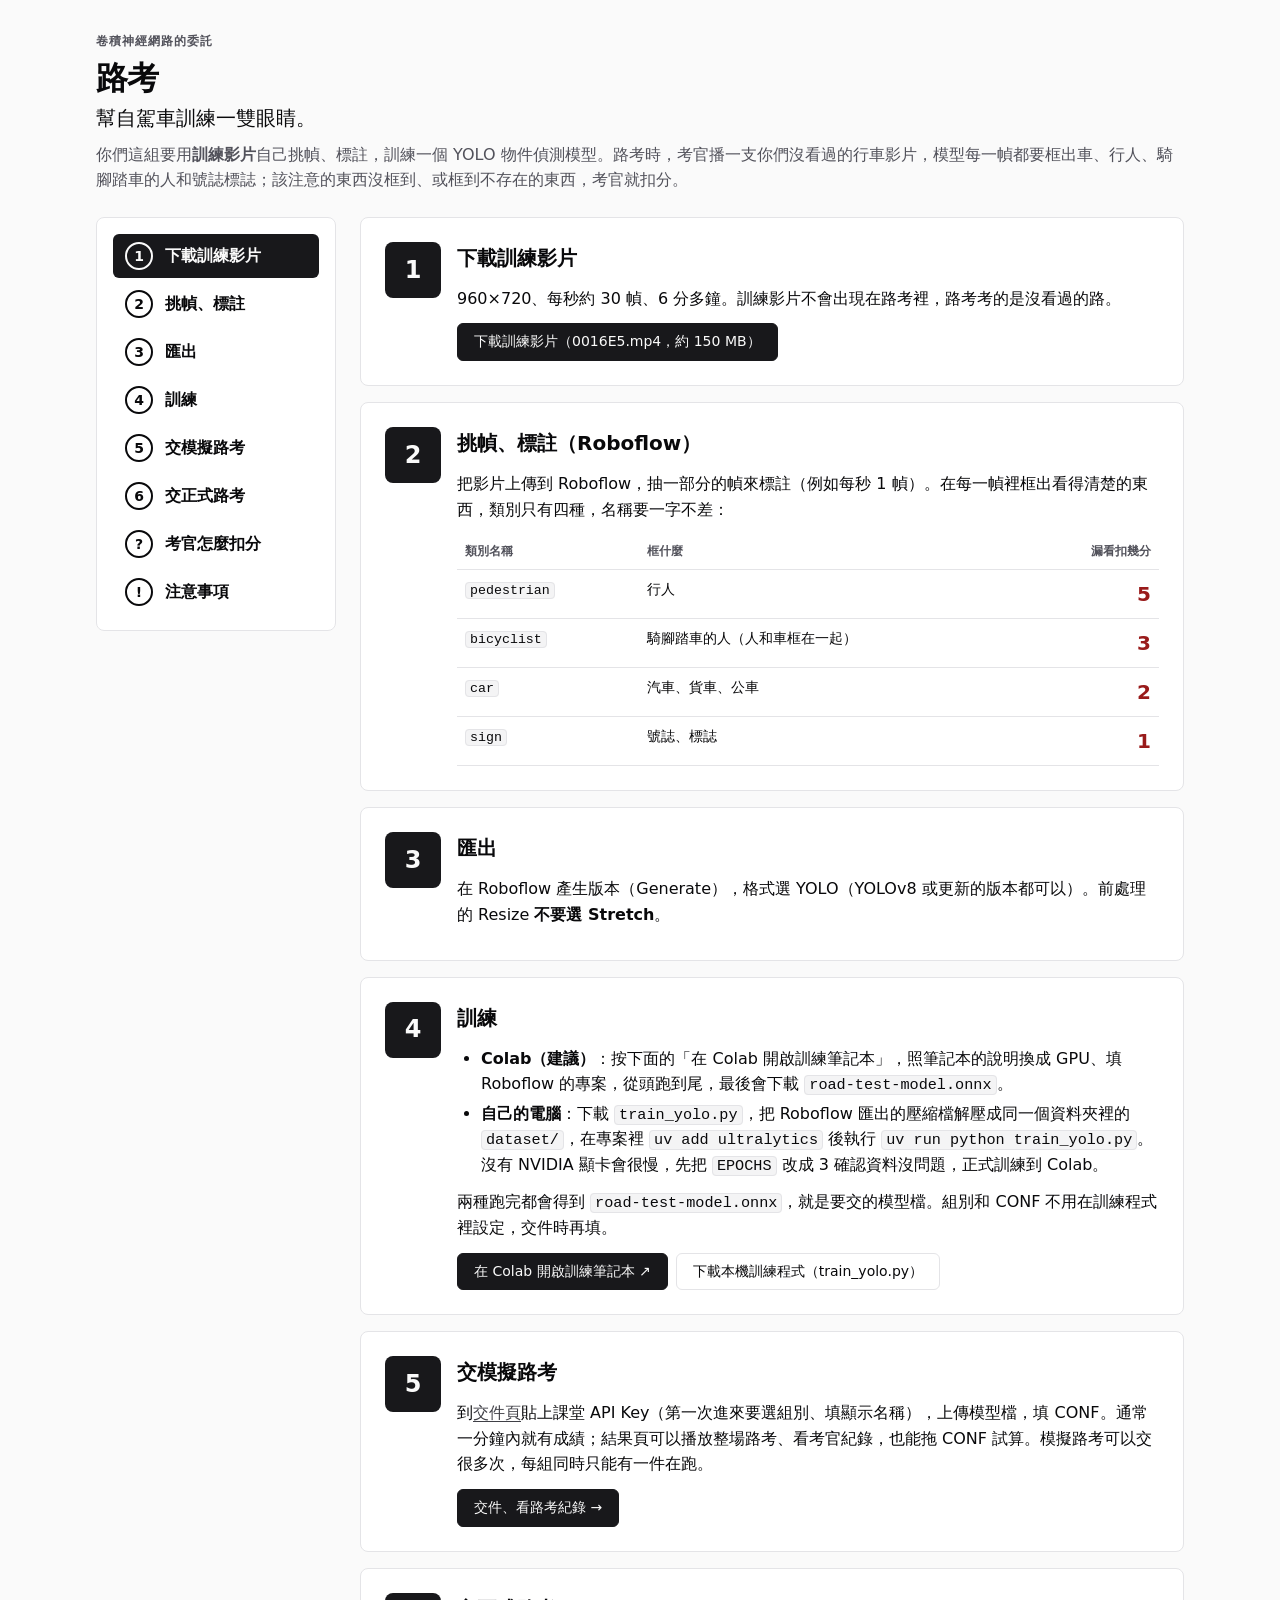
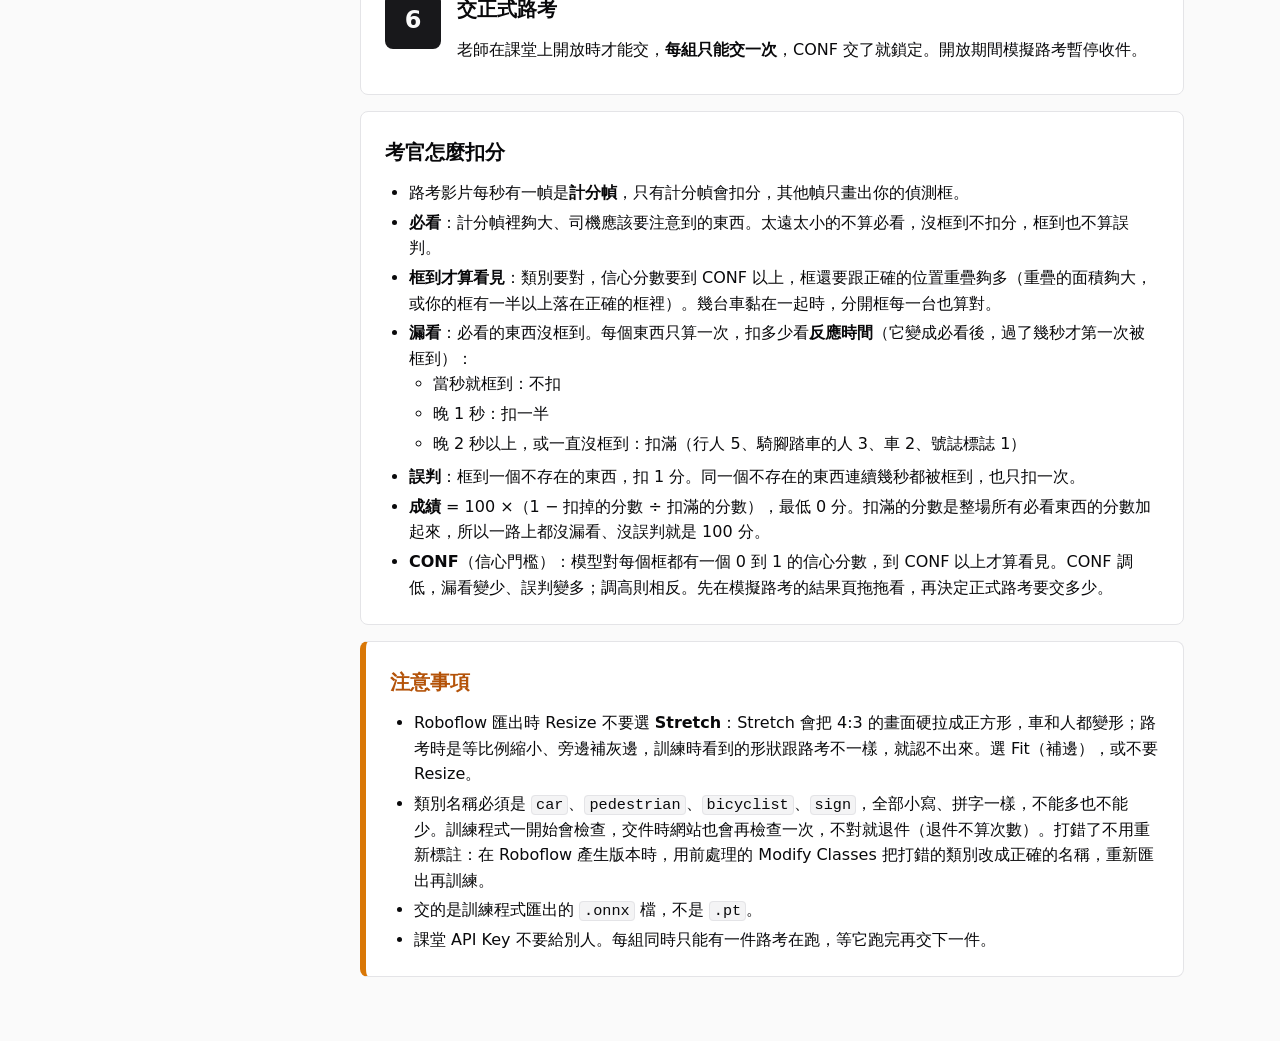
<file: src/road_test/web/static/index.html>
<!doctype html>
<html lang="zh-Hant-TW">
<head>
  <meta charset="utf-8">
  <meta name="viewport" content="width=device-width, initial-scale=1">
  <title>路考網站</title>
  <link rel="stylesheet" href="style.css">
</head>
<body class="steps-page">
<main class="brief">
  <header class="page-head">
    <p class="eyebrow">卷積神經網路的委託</p>
    <h1>路考</h1>
    <p class="lead">幫自駕車訓練一雙眼睛。</p>
    <p class="muted">你們這組要用<strong>訓練影片</strong>自己挑幀、標註，訓練一個 YOLO 物件偵測模型。路考時，考官播一支你們沒看過的行車影片，模型每一幀都要框出車、行人、騎腳踏車的人和號誌標誌；該注意的東西沒框到、或框到不存在的東西，考官就扣分。</p>
  </header>

  <div class="steps-layout">
    <nav class="card step-nav" aria-label="步驟">
      <ol>
        <li><a href="#step-1"><span class="step-num" aria-hidden="true">1</span><span class="sr-only">第 1 步：</span>下載訓練影片</a></li>
        <li><a href="#step-2"><span class="step-num" aria-hidden="true">2</span><span class="sr-only">第 2 步：</span>挑幀、標註</a></li>
        <li><a href="#step-3"><span class="step-num" aria-hidden="true">3</span><span class="sr-only">第 3 步：</span>匯出</a></li>
        <li><a href="#step-4"><span class="step-num" aria-hidden="true">4</span><span class="sr-only">第 4 步：</span>訓練</a></li>
        <li><a href="#step-5"><span class="step-num" aria-hidden="true">5</span><span class="sr-only">第 5 步：</span>交模擬路考</a></li>
        <li><a href="#step-6"><span class="step-num" aria-hidden="true">6</span><span class="sr-only">第 6 步：</span>交正式路考</a></li>
        <li><a href="#scoring"><span class="step-num" aria-hidden="true">?</span>考官怎麼扣分</a></li>
        <li><a href="#notes"><span class="step-num" aria-hidden="true">!</span>注意事項</a></li>
      </ol>
    </nav>

    <div class="step-column">
      <section class="card step" id="step-1">
        <div class="step-num" aria-hidden="true">1</div>
        <div class="step-body">
          <h2>下載訓練影片</h2>
          <p>960×720、每秒約 30 幀、6 分多鐘。訓練影片不會出現在路考裡，路考考的是沒看過的路。</p>
          <div class="step-actions">
            <a class="button" href="/downloads/0016E5.mp4" download>下載訓練影片（0016E5.mp4，約 150 MB）</a>
          </div>
        </div>
      </section>

      <section class="card step" id="step-2">
        <div class="step-num" aria-hidden="true">2</div>
        <div class="step-body">
          <h2>挑幀、標註（Roboflow）</h2>
          <p>把影片上傳到 Roboflow，抽一部分的幀來標註（例如每秒 1 幀）。在每一幀裡框出看得清楚的東西，類別只有四種，名稱要一字不差：</p>
          <div class="table-wrap">
            <table class="classes">
              <thead><tr><th>類別名稱</th><th>框什麼</th><th class="num">漏看扣幾分</th></tr></thead>
              <tbody>
                <tr><td><code>pedestrian</code></td><td>行人</td><td class="num">5</td></tr>
                <tr><td><code>bicyclist</code></td><td>騎腳踏車的人（人和車框在一起）</td><td class="num">3</td></tr>
                <tr><td><code>car</code></td><td>汽車、貨車、公車</td><td class="num">2</td></tr>
                <tr><td><code>sign</code></td><td>號誌、標誌</td><td class="num">1</td></tr>
              </tbody>
            </table>
          </div>
        </div>
      </section>

      <section class="card step" id="step-3">
        <div class="step-num" aria-hidden="true">3</div>
        <div class="step-body">
          <h2>匯出</h2>
          <p>在 Roboflow 產生版本（Generate），格式選 YOLO（YOLOv8 或更新的版本都可以）。前處理的 Resize <strong>不要選 Stretch</strong>。</p>
        </div>
      </section>

      <section class="card step" id="step-4">
        <div class="step-num" aria-hidden="true">4</div>
        <div class="step-body">
          <h2>訓練</h2>
          <ul>
            <li><strong>Colab（建議）</strong>：按下面的「在 Colab 開啟訓練筆記本」，照筆記本的說明換成 GPU、填 Roboflow 的專案，從頭跑到尾，最後會下載 <code>road-test-model.onnx</code>。</li>
            <li><strong>自己的電腦</strong>：下載 <code>train_yolo.py</code>，把 Roboflow 匯出的壓縮檔解壓成同一個資料夾裡的 <code>dataset/</code>，在專案裡 <code>uv add ultralytics</code> 後執行 <code>uv run python train_yolo.py</code>。沒有 NVIDIA 顯卡會很慢，先把 <code>EPOCHS</code> 改成 3 確認資料沒問題，正式訓練到 Colab。</li>
          </ul>
          <p>兩種跑完都會得到 <code>road-test-model.onnx</code>，就是要交的模型檔。組別和 CONF 不用在訓練程式裡設定，交件時再填。</p>
          <div class="step-actions">
            <a class="button" href="https://colab.research.google.com/github/mz038197/road-test/blob/main/student/train_yolo_colab.ipynb" target="_blank" rel="noopener">在 Colab 開啟訓練筆記本 ↗</a>
            <a class="button secondary" href="/downloads/train_yolo.py" download>下載本機訓練程式（train_yolo.py）</a>
          </div>
        </div>
      </section>

      <section class="card step" id="step-5">
        <div class="step-num" aria-hidden="true">5</div>
        <div class="step-body">
          <h2>交模擬路考</h2>
          <p>到<a href="submit.html">交件頁</a>貼上課堂 API Key（第一次進來要選組別、填顯示名稱），上傳模型檔，填 CONF。通常一分鐘內就有成績；結果頁可以播放整場路考、看考官紀錄，也能拖 CONF 試算。模擬路考可以交很多次，每組同時只能有一件在跑。</p>
          <div class="step-actions">
            <a class="button" href="submit.html">交件、看路考紀錄 →</a>
          </div>
        </div>
      </section>

      <section class="card step" id="step-6">
        <div class="step-num" aria-hidden="true">6</div>
        <div class="step-body">
          <h2>交正式路考</h2>
          <p>老師在課堂上開放時才能交，<strong>每組只能交一次</strong>，CONF 交了就鎖定。開放期間模擬路考暫停收件。</p>
        </div>
      </section>

      <section class="card" id="scoring">
        <h2>考官怎麼扣分</h2>
        <ul>
          <li>路考影片每秒有一幀是<strong>計分幀</strong>，只有計分幀會扣分，其他幀只畫出你的偵測框。</li>
          <li><strong>必看</strong>：計分幀裡夠大、司機應該要注意到的東西。太遠太小的不算必看，沒框到不扣分，框到也不算誤判。</li>
          <li><strong>框到才算看見</strong>：類別要對，信心分數要到 CONF 以上，框還要跟正確的位置重疊夠多（重疊的面積夠大，或你的框有一半以上落在正確的框裡）。幾台車黏在一起時，分開框每一台也算對。</li>
          <li><strong>漏看</strong>：必看的東西沒框到。每個東西只算一次，扣多少看<strong>反應時間</strong>（它變成必看後，過了幾秒才第一次被框到）：
            <ul>
              <li>當秒就框到：不扣</li>
              <li>晚 1 秒：扣一半</li>
              <li>晚 2 秒以上，或一直沒框到：扣滿（行人 5、騎腳踏車的人 3、車 2、號誌標誌 1）</li>
            </ul>
          </li>
          <li><strong>誤判</strong>：框到一個不存在的東西，扣 1 分。同一個不存在的東西連續幾秒都被框到，也只扣一次。</li>
          <li><strong>成績</strong> = 100 ×（1 − 扣掉的分數 ÷ 扣滿的分數），最低 0 分。扣滿的分數是整場所有必看東西的分數加起來，所以一路上都沒漏看、沒誤判就是 100 分。</li>
          <li><strong>CONF</strong>（信心門檻）：模型對每個框都有一個 0 到 1 的信心分數，到 CONF 以上才算看見。CONF 調低，漏看變少、誤判變多；調高則相反。先在模擬路考的結果頁拖拖看，再決定正式路考要交多少。</li>
        </ul>
      </section>

      <section class="card warn" id="notes">
        <h2>注意事項</h2>
        <ul>
          <li>Roboflow 匯出時 Resize 不要選 <strong>Stretch</strong>：Stretch 會把 4:3 的畫面硬拉成正方形，車和人都變形；路考時是等比例縮小、旁邊補灰邊，訓練時看到的形狀跟路考不一樣，就認不出來。選 Fit（補邊），或不要 Resize。</li>
          <li>類別名稱必須是 <code>car</code>、<code>pedestrian</code>、<code>bicyclist</code>、<code>sign</code>，全部小寫、拼字一樣，不能多也不能少。訓練程式一開始會檢查，交件時網站也會再檢查一次，不對就退件（退件不算次數）。打錯了不用重新標註：在 Roboflow 產生版本時，用前處理的 Modify Classes 把打錯的類別改成正確的名稱，重新匯出再訓練。</li>
          <li>交的是訓練程式匯出的 <code>.onnx</code> 檔，不是 <code>.pt</code>。</li>
          <li>課堂 API Key 不要給別人。每組同時只能有一件路考在跑，等它跑完再交下一件。</li>
        </ul>
      </section>
    </div>
  </div>
</main>
<script src="step-nav.js"></script>
</body>
</html>
</file>
<file: src/road_test/web/static/style.css>
/* 路考網站的樣式：跟 club-booking-board 同一套視覺（zinc 中性色、1px 線、小圓角、黑色主按鈕、系統字）。
   顏色、字、間距、尺寸都只用下面的變數。*-ink 是為了文字對比（≥ 4.5:1）加深的版本；--fs-48 給成績大字。
   字型用系統字，不載入外部字型（CSP）。 */
:root {
  /* 會換的顏色：淺色、深色的值各寫一次在這裡，下面的 @supports 再組成 light-dark(淺色, 深色) */
  --primary-light: #18181B;       --primary-dark: #FAFAFA;
  --surface-light: #FAFAFA;       --surface-dark: #09090B;
  --text-light: #09090B;          --text-dark: #FAFAFA;
  --tile-light: #FFFFFF;          --tile-dark: #18181B;
  --hover-light: #F4F4F5;         --hover-dark: #27272A;
  --line-light: #E4E4E7;          --line-dark: #3F3F46;
  --muted-light: #52525B;         --muted-dark: #A1A1AA;
  --on-primary-light: #FAFAFA;    --on-primary-dark: #18181B;
  --secondary-ink-light: #3F3F46; --secondary-ink-dark: #D4D4D8;
  --danger-ink-light: #991B1B;    --danger-ink-dark: #FCA5A5;
  --warning-ink-light: #B45309;   --warning-ink-dark: #FBBF24;
  --success-ink-light: #15803D;   --success-ink-dark: #4ADE80;
  /* 頁面上用的顏色。先放淺色：不支援 light-dark() 的舊瀏覽器（Chrome 123、Safari 17.5、Firefox 120 以前）就停在淺色版 */
  --primary: var(--primary-light); --surface: var(--surface-light); --text: var(--text-light);
  --tile: var(--tile-light); --hover: var(--hover-light); --line: var(--line-light); --muted: var(--muted-light); --on-primary: var(--on-primary-light);
  --secondary-ink: var(--secondary-ink-light); --danger-ink: var(--danger-ink-light);
  --warning-ink: var(--warning-ink-light); --success-ink: var(--success-ink-light);
  /* 不會換的顏色 */
  --secondary: #A1A1AA; --success: #16A34A; --warning: #D97706; --danger: #DC2626;
  --on-warning: #111827; --on-danger: #FFFFFF;
  --stage: #000000;  /* 影片底色，淺色深色都一樣 */
  /* 字 */
  --font: ui-sans-serif, system-ui, -apple-system, "Noto Sans TC", "Microsoft JhengHei", "PingFang TC", sans-serif;
  --mono: ui-monospace, Consolas, "Courier New", monospace;
  --fs-12: 12px; --fs-14: 14px; --fs-16: 16px; --fs-20: 20px; --fs-24: 24px; --fs-32: 32px; --fs-48: 48px;
  --code-size: .95em;  /* 程式碼跟著外面的字大小，稍微小一點 */
  /* 間距、圓角、線 */
  --s-4: 4px; --s-8: 8px; --s-12: 12px; --s-16: 16px; --s-24: 24px; --s-32: 32px;
  --page-end: 64px;  /* 頁尾多留的一段（兩個 32） */
  --radius: 8px; --radius-sm: 6px; --radius-xs: 4px; --pill: 999px;
  --rule: 1px; --rule-strong: 2px; --rule-accent: 6px;
  --focus-ring: 2px; --focus-offset: 2px; --underline-offset: 3px;
  --progress-height: 10px; --check-offset: 6px;  /* 勾選框往下移，跟第一行字對齊 */
  /* 元件尺寸 */
  --nav-width: 240px; --step-num: 56px; --step-num-sm: 40px; --nav-num: 28px; --nav-num-sm: 24px; --check: 18px;
  --page: 760px; --page-steps: 1120px; --page-admin: 1000px; --page-wide: 1320px;
  --panel-width: 320px; --controls-room: 140px;  /* 播放器：右邊紀錄欄的寬、影片下面要留給控制列的高 */
  --slider-min: 240px; --slider-max: 480px; --seek-min: 160px;
  /* 斷點（@media 裡不能用變數，寫死在下面）：步驟版面 860px、播放器 900px */
}
/* 支援 light-dark() 的瀏覽器：淺色、深色跟著系統，會換的顏色跟著 color-scheme 換；全螢幕播放器自己設成 dark。
   color-scheme 也只在這裡設：舊瀏覽器的頁面停在淺色，表單元件和捲軸也要停在淺色 */
@supports (color: light-dark(#000, #fff)) {
  :root {
    color-scheme: light dark;
    --primary: light-dark(var(--primary-light), var(--primary-dark));
    --surface: light-dark(var(--surface-light), var(--surface-dark));
    --text: light-dark(var(--text-light), var(--text-dark));
    --tile: light-dark(var(--tile-light), var(--tile-dark));
    --hover: light-dark(var(--hover-light), var(--hover-dark));
    --line: light-dark(var(--line-light), var(--line-dark));
    --muted: light-dark(var(--muted-light), var(--muted-dark));
    --on-primary: light-dark(var(--on-primary-light), var(--on-primary-dark));
    --secondary-ink: light-dark(var(--secondary-ink-light), var(--secondary-ink-dark));
    --danger-ink: light-dark(var(--danger-ink-light), var(--danger-ink-dark));
    --warning-ink: light-dark(var(--warning-ink-light), var(--warning-ink-dark));
    --success-ink: light-dark(var(--success-ink-light), var(--success-ink-dark));
  }
}

/* ---- 基本 ---- */
* { box-sizing: border-box; }
[hidden] { display: none !important; }
body { margin: 0; background: var(--surface); color: var(--text); font: var(--fs-16)/1.6 var(--font); }
main { max-width: var(--page); margin: 0 auto;
       padding: var(--s-32) var(--s-16) var(--page-end); }
/* 只給報讀軟體念、畫面上看不到的字（例如導覽的「第 1 步：」）。1px、-1px 是這個技巧固定的寫法，不是間距 */
.sr-only { position: absolute; width: 1px; height: 1px; padding: 0; margin: -1px; overflow: hidden;
           clip: rect(0 0 0 0); clip-path: inset(50%); white-space: nowrap; border: 0; }
h1 { font-size: var(--fs-32); line-height: 1.2; font-weight: 700; letter-spacing: -.02em; margin: 0 0 var(--s-4); }
h2 { font-size: var(--fs-20); font-weight: 600; margin: 0 0 var(--s-12); }
h3 { font-size: var(--fs-16); font-weight: 600; margin: var(--s-16) 0 var(--s-8); }
p { margin: 0 0 var(--s-8); }
ul, ol { margin: 0 0 var(--s-8); padding-left: var(--s-24); }
li + li { margin-top: var(--s-4); }
a { color: var(--secondary-ink); text-underline-offset: var(--underline-offset); }
code { font: 500 var(--code-size) var(--mono); background: var(--hover); border: var(--rule) solid var(--line);
       padding: 0 var(--s-4); border-radius: var(--radius-xs); }
:focus-visible { outline: var(--focus-ring) solid var(--secondary-ink); outline-offset: var(--focus-offset); }
.muted { color: var(--muted); }
.lead { font-size: var(--fs-20); font-weight: 500; margin: 0 0 var(--s-8); }
.eyebrow { font-size: var(--fs-12); font-weight: 700; letter-spacing: .08em; color: var(--muted);
           margin: 0 0 var(--s-8); }
.back { display: inline-block; font-size: var(--fs-14); font-weight: 600; margin-bottom: var(--s-8); }
.page-head { margin-bottom: var(--s-24); }
/* 全站標題列 */
.site-header { display: flex; flex-wrap: wrap; align-items: center; justify-content: space-between;
               gap: var(--s-8) var(--s-16); padding: var(--s-12) var(--s-16); background: var(--tile);
               border-bottom: var(--rule) solid var(--line); }
.site-header .brand { display: inline-flex; align-items: center; gap: var(--s-8); font-weight: 600; color: var(--text);
                      text-decoration: none; }
#site-actions { display: flex; flex-wrap: wrap; align-items: center; gap: var(--s-8) var(--s-12); font-size: var(--fs-14); }
#site-actions a { color: var(--text); }
#site-actions form { margin: 0; }

/* ---- 方塊 ---- */
.card { background: var(--tile); border: var(--rule) solid var(--line); border-radius: var(--radius); padding: var(--s-24);
        margin: var(--s-16) 0; min-width: 0; }
.card > :last-child { margin-bottom: 0; }

/* ---- 表單 ---- */
label { display: block; margin: var(--s-16) 0 var(--s-4); font-weight: 700; font-size: var(--fs-14); }
input, select, button { font: inherit; }
input[type=text], input[type=password], input[type=number], select {
  width: 100%; padding: var(--s-8) var(--s-12); border: var(--rule) solid var(--line); border-radius: var(--radius-sm);
  background: var(--tile); color: var(--text); }
input[type=password] { font-family: var(--mono); letter-spacing: .1em; }
input[type=number] { width: 10em; font-variant-numeric: tabular-nums; }
input:focus-visible, select:focus-visible { border-color: var(--secondary-ink); outline-offset: 0; }
input[type=file] { width: 100%; padding: var(--s-24) var(--s-16); border: var(--rule) dashed var(--secondary);
  border-radius: var(--radius); background: var(--surface); color: var(--muted); font-size: var(--fs-14); cursor: pointer; }
input[type=file]:hover { border-color: var(--text); }
input[type=file]::file-selector-button { font: 600 var(--fs-14) var(--font); padding: var(--s-8) var(--s-16);
  margin-right: var(--s-12); border-radius: var(--radius-sm); border: var(--rule) solid var(--line); background: var(--tile);
  color: var(--text); cursor: pointer; }
label.inline { display: inline-flex; gap: var(--s-8); align-items: center; font-weight: 400; margin: 0 var(--s-16) 0 0; }
label.confirm { display: flex; gap: var(--s-8); align-items: flex-start; margin-top: var(--s-16);
  padding: var(--s-12) var(--s-16); border-radius: var(--radius-sm); font-weight: 700; font-size: var(--fs-16);
  background: color-mix(in srgb, var(--warning) 18%, var(--tile)); }
label.confirm input { margin-top: var(--check-offset); width: var(--check); height: var(--check); flex: none; accent-color: var(--text); }

/* 模擬／正式：膠囊按鈕（還是 radio，鍵盤照常用方向鍵選） */
fieldset.kinds { border: 0; padding: 0; margin: 0; }
fieldset.kinds legend { font-weight: 700; font-size: var(--fs-14); padding: 0; margin-bottom: var(--s-8); }
fieldset.kinds label.inline { position: relative; margin: 0 var(--s-8) var(--s-8) 0; padding: var(--s-4) var(--s-12);
  border: var(--rule) solid var(--line); border-radius: var(--pill); font-weight: 500; cursor: pointer; }
fieldset.kinds input { position: absolute; opacity: 0; pointer-events: none; }
fieldset.kinds label:has(input:checked) { background: var(--primary); border-color: var(--primary); color: var(--on-primary); }
fieldset.kinds label:has(input:disabled) { opacity: .45; border-style: dashed; cursor: not-allowed; }
fieldset.kinds label:has(input:focus-visible) { outline: var(--focus-ring) solid var(--secondary-ink); outline-offset: var(--focus-offset); }
fieldset.kinds p { font-size: var(--fs-14); margin: 0; }

/* ---- 按鈕 ---- */
button, a.button { display: inline-flex; align-items: center; justify-content: center; gap: var(--s-8);
  margin-top: var(--s-16); padding: var(--s-8) var(--s-16); border: var(--rule) solid var(--primary); border-radius: var(--radius-sm);
  background: var(--primary); color: var(--on-primary); font-size: var(--fs-14); font-weight: 500; line-height: 1.4; text-decoration: none; cursor: pointer; }
a.button { margin-top: 0; }
button:hover:not(:disabled), a.button:hover { opacity: .88; }
button:disabled { opacity: .5; cursor: default; }
button.secondary, a.button.secondary { background: var(--tile); border-color: var(--line); color: var(--text); }
button.secondary:hover:not(:disabled), a.button.secondary:hover { background: var(--hover); opacity: 1; }
button.danger { background: var(--danger); border-color: var(--danger); color: var(--on-danger); }
button.small { margin: 0; padding: var(--s-4) var(--s-12); }
button.full-width { width: 100%; padding: var(--s-12); font-size: var(--fs-16); }

/* ---- 訊息 ---- */
.error { color: var(--danger-ink); font-weight: 700; }
/* 空的時候不佔位置，但不能 display: none：role="alert" 要一直在，之後寫進去的錯誤報讀軟體才念得出來 */
.error:empty { margin: 0; }
.notice { color: var(--success-ink); font-weight: 700; }
.banner { background: color-mix(in srgb, var(--warning) 14%, var(--tile)); color: var(--warning-ink);
  border: var(--rule) solid var(--warning); border-radius: var(--radius-sm);
  padding: var(--s-8) var(--s-12); font-weight: 600; font-size: var(--fs-14); margin: var(--s-16) 0; }
.warn { border-left: var(--rule-accent) solid var(--warning); }
.warn h2 { color: var(--warning-ink); }
.confirm-box { margin-top: var(--s-12); padding: var(--s-12) var(--s-16); border: var(--rule) solid var(--warning);
  border-radius: var(--radius-sm); }
.confirm-box p { margin: 0 0 var(--s-4); }
.confirm-box button { margin-top: var(--s-8); }

/* ---- 表格 ---- */
.table-wrap { overflow-x: auto; }
table { width: 100%; border-collapse: collapse; font-size: var(--fs-14); }
th { text-align: left; font-size: var(--fs-12); color: var(--muted); font-weight: 700; padding: var(--s-8);
     border-bottom: var(--rule) solid var(--line); white-space: nowrap; }
td { padding: var(--s-8); border-bottom: var(--rule) solid var(--line); white-space: nowrap; }
td.num, th.num { text-align: right; font-variant-numeric: tabular-nums; }
tbody tr:hover { background: var(--hover); }
.records td.num:last-child { font-size: var(--fs-20); font-weight: 800; }
.score { font-size: var(--fs-48); font-weight: 800; line-height: 1.1; font-variant-numeric: tabular-nums; }
progress { width: 100%; height: var(--progress-height); accent-color: var(--text); }

/* ---- 步驟版面（委託頁、交件頁）：左邊步驟導覽，右邊每一步一張方塊 ---- */
body.steps-page main { max-width: var(--page-steps); }
.steps-layout { display: grid; grid-template-columns: var(--nav-width) minmax(0, 1fr); gap: var(--s-24); align-items: start; }
.step-nav { position: sticky; top: var(--s-16); margin: 0; padding: var(--s-16); }
.step-nav ol { list-style: none; padding: 0; margin: 0; }
.step-nav li + li { margin-top: var(--s-4); }
.step-nav a { display: flex; gap: var(--s-12); align-items: center; padding: var(--s-8) var(--s-12);
  border-radius: var(--radius-sm); color: var(--text); text-decoration: none; font-weight: 600; }
.step-nav a:hover { background: var(--hover); color: var(--text); }
/* 目前看到的那一步（step-nav.js 設 aria-current） */
.step-nav a[aria-current], .step-nav a[aria-current]:hover { background: var(--primary); color: var(--on-primary); }
.step-nav .step-num { display: grid; place-items: center; width: var(--nav-num); height: var(--nav-num); flex: none;
  border-radius: 50%; border: var(--rule-strong) solid currentColor; font-size: var(--fs-14); font-weight: 800; }
/* 右欄：一張張方塊直排。交件頁的 <form> 也是一疊方塊，所以 step-column 裡面還有一層 step-list */
.step-column, .step-list { display: grid; gap: var(--s-16); }
.step-column > .card, .step-list > .card { margin: 0; scroll-margin-top: var(--s-16); }
.step { display: grid; grid-template-columns: var(--step-num) minmax(0, 1fr); gap: var(--s-16); }
.step > .step-num { display: grid; place-items: center; width: var(--step-num); height: var(--step-num);
  border-radius: var(--radius); background: var(--primary); color: var(--on-primary); font-size: var(--fs-24); font-weight: 800; }
.step-body > :first-child { margin-top: 0; }
.step-body > * + * { margin-top: var(--s-12); }
.step-body label:first-child { margin-top: 0; }
.step-actions { display: flex; flex-wrap: wrap; gap: var(--s-8); }
/* 委託頁第 2 步的類別表：漏看扣分用大字 */
table.classes td { white-space: normal; vertical-align: top; }
table.classes td.num { font-size: var(--fs-20); font-weight: 800; color: var(--danger-ink); }
.pair { display: grid; grid-template-columns: 1fr 1fr; gap: var(--s-12); }
.pair label { margin-top: 0; }
@media (max-width: 860px) {
  .steps-layout { grid-template-columns: 1fr; }
  .step-nav { position: static; padding: var(--s-12); }
  .step-nav ol { display: flex; flex-wrap: wrap; gap: var(--s-8); }
  .step-nav li + li { margin-top: 0; }
  .step-nav a { padding: var(--s-4) var(--s-12) var(--s-4) var(--s-4); border: var(--rule) solid var(--line);
    border-radius: var(--pill); font-size: var(--fs-14); gap: var(--s-8); }
  .step-nav .step-num { width: var(--nav-num-sm); height: var(--nav-num-sm); font-size: var(--fs-12); }
  .step { grid-template-columns: var(--step-num-sm) minmax(0, 1fr); gap: var(--s-12); padding: var(--s-16); }
  .step > .step-num { width: var(--step-num-sm); height: var(--step-num-sm); border-radius: var(--radius-sm);
    font-size: var(--fs-20); }
  .pair { grid-template-columns: 1fr; }
}

/* ---- 結果頁的播放器（player.js）：左邊影片，右邊分數和考官紀錄，下面控制列 ---- */
ol.log { list-style: none; padding: 0; margin: 0; font-variant-numeric: tabular-nums; }
ol.log li { margin: 0; padding: var(--s-8) 0; border-bottom: var(--rule) solid var(--line); display: flex; gap: var(--s-12); }
ol.log .t { color: var(--muted); min-width: 3.5em; }
ol.log .p { margin-left: auto; color: var(--danger-ink); font-weight: 700; }
.miss { color: var(--danger-ink); }
.false-alarm { color: var(--warning-ink); }
body.wide main { max-width: var(--page-wide); }
#score-card { display: flex; align-items: baseline; gap: var(--s-12); flex-wrap: wrap; }
#score-card .score { font-size: var(--fs-32); }
.conf-slider { flex-basis: 100%; display: flex; align-items: center; gap: var(--s-12); flex-wrap: wrap; }
.conf-slider label { margin: 0; min-width: 6.5em; font-variant-numeric: tabular-nums; }
.conf-slider input[type=range] { flex: 1 1 var(--slider-min); max-width: var(--slider-max); accent-color: var(--text); }
.conf-slider button { margin: 0; }
.conf-slider p { flex-basis: 100%; margin: 0; }
.player { display: grid; grid-template-columns: minmax(0, 1fr) var(--panel-width); grid-template-rows: auto auto;
          gap: var(--s-12); margin: var(--s-16) 0; outline: none; }
/* 全螢幕給全班看。舊瀏覽器換不了深色，就用淺色底（影片本身還是黑底） */
.player:fullscreen { background: var(--surface); color: var(--text); padding: var(--s-12);
                     grid-template-rows: minmax(0, 1fr) auto; }
/* 支援 light-dark() 的瀏覽器：固定黑底、整組深色（color-scheme: dark 讓每個 light-dark() 都取深色那個值，焦點框和表單元件也是） */
@supports (color: light-dark(#000, #fff)) {
  .player:fullscreen { color-scheme: dark; background: var(--stage); }
}
.stage { position: relative; background: var(--stage); border-radius: var(--radius); overflow: hidden; min-height: 0;
         aspect-ratio: 4 / 3; align-self: start; justify-self: center;
         width: min(100%, calc((100vh - var(--controls-room)) * 4 / 3)); }  /* 控制列要留在螢幕裡 */
.stage video { display: block; width: 100%; height: 100%; object-fit: fill; }
.player:fullscreen .stage { height: 100%; width: auto; max-width: 100%; justify-self: center; align-self: center; }
.stage canvas { position: absolute; inset: 0; width: 100%; height: 100%; pointer-events: auto; cursor: pointer; }
.panel { background: var(--tile); border: var(--rule) solid var(--line); border-radius: var(--radius); padding: var(--s-16);
         display: flex; flex-direction: column; min-height: 0; max-height: 100%; overflow: hidden; }
.player:not(:fullscreen) .panel { max-height: calc(100vh - var(--controls-room)); }
.live-score { font-size: var(--fs-48); font-weight: 800; line-height: 1; font-variant-numeric: tabular-nums; }
.live-score .unit { font-size: var(--fs-20); margin-left: var(--s-4); }
.score-sub { margin: var(--s-4) 0 var(--s-12); font-size: var(--fs-14); }
.panel h2 { margin: 0 0 var(--s-8); }
.panel .log { overflow-y: auto; flex: 1; padding-right: var(--s-12); }
.log button.jump { all: unset; display: flex; gap: var(--s-12); width: 100%; cursor: pointer; }
.log button.jump:hover, .log button.jump:focus-visible { background: color-mix(in srgb, var(--secondary) 18%, transparent); }
.log li:first-child { animation: arrive .6s ease-out; }
@keyframes arrive { from { background: color-mix(in srgb, var(--danger) 25%, transparent); } }
.controls { grid-column: 1 / -1; display: flex; align-items: center; gap: var(--s-12); flex-wrap: wrap; }
.controls button { margin: 0; padding: var(--s-8) var(--s-12); }
.controls .play { min-width: 3em; }
.controls .seek { flex: 1; min-width: var(--seek-min); accent-color: var(--text); }
.controls .clock { font-variant-numeric: tabular-nums; min-width: 7.5em; }
.controls .speed { background: transparent; border-color: var(--line); color: var(--text); }
.controls .speed.on { background: var(--text); border-color: var(--text); color: var(--surface); }
@media (max-width: 900px) {
  .player { grid-template-columns: 1fr; }
  .player:not(:fullscreen) .panel { max-height: 50vh; }
}

/* ---- 後台 ---- */
body.admin main { max-width: var(--page-admin); }
.row { display: flex; align-items: center; gap: var(--s-12); flex-wrap: wrap; margin-top: var(--s-12); }
.row button, .row label { margin: 0; }
.row select { width: auto; }
td.actions button + button { margin-left: var(--s-8); }

/* ---- 首頁：上面寬銀幕的行車畫面，下面左標題、右登入，再下面三站路線；整頁一屏放完（手機例外）----
   固定深色：照片本身是暗的，淺底接不起來。深色的值直接用上面 *-dark 那一份，舊瀏覽器也一樣 */
body.home { color-scheme: dark;
  --surface: var(--surface-dark); --tile: var(--tile-dark); --hover: var(--hover-dark); --text: var(--text-dark);
  --muted: var(--muted-dark); --line: var(--line-dark); --primary: var(--primary-dark); --on-primary: var(--on-primary-dark);
  --secondary-ink: var(--secondary-ink-dark); --danger-ink: var(--danger-ink-dark);
  --warning-ink: var(--warning-ink-dark); --success-ink: var(--success-ink-dark);
  /* 首頁自己的顏色：黃色是登入按鈕和路線，三種框色畫在照片上 */
  --accent: #FACC15; --on-accent: #111827;
  --box-car: #4ADE80; --box-bike: var(--accent); --box-miss: #F87171;
  /* 首頁自己的尺寸（不在 4/8/12/16/24/32 級距裡，各有自己的變數） */
  --fs-hero: clamp(36px, 5vw, 60px);                       /* 首頁大標題，跟著視窗寬度 */
  --scene-height: clamp(200px, 40vh, 420px); --scene-height-sm: 36vh;  /* 行車畫面的高（寬螢幕、手機） */
  --home-min-height: 560px;                                /* 視窗再矮就改成可以捲 */
  --title-lift: 5vh;                                       /* 標題列比剩餘空間的正中間高一點 */
  --notice-top: 64px;                                      /* 提示膠囊離畫面頂端：讓開標題列 */
  --frame-cover: 133.34cqh;                                /* 4:3 照片蓋滿畫面高度要的寬 */
  --frame-focus: .405;                                     /* 照片 54% 高的地方對準畫面中線：.54 × 3/4 */
  --box-corner: 10px; --box-dot: 6px; --box-glow: 4px; --box-glow-strong: 10px; --frost: 6px;
  --stop: 24px; --stop-ring: 4px; --dash: 24px; --dash-gap: 16px; }
body.home main { max-width: none; padding: 0; display: flex; flex-direction: column;
  height: 100vh; height: 100dvh; min-height: var(--home-min-height); }

/* 行車畫面：照片像 cover 一樣蓋滿，以照片 54% 高的地方為中心（人和車都在那一帶）。
   照片和框一起縮放，所以框用百分比就對得準 */
.home-scene { position: relative; flex: none; height: var(--scene-height); overflow: hidden; container-type: size;
  background: var(--stage); }
.home-scene .site-header { position: absolute; inset: 0 0 auto; z-index: 2; border: 0;
  background: linear-gradient(color-mix(in srgb, var(--surface) 70%, transparent), transparent); }
.home-frame { --w: max(100cqw, var(--frame-cover)); position: absolute; width: var(--w); aspect-ratio: 4 / 3;
  left: 50%; top: calc(50cqh - var(--w) * var(--frame-focus)); transform: translateX(-50%); }
.home-frame img { display: block; width: 100%; height: 100%; }
.home-scene::after { content: ""; position: absolute; inset: 0; pointer-events: none;
  background: linear-gradient(transparent 55%, var(--surface)),
    linear-gradient(90deg, color-mix(in srgb, var(--surface) 35%, transparent), transparent 30%, transparent 70%,
      color-mix(in srgb, var(--surface) 35%, transparent)); }
/* 偵測框：四個角的括號＋很淡的細外框＋一點柔光；標籤是半透明膠囊，前面一顆類別色的點 */
.home-box { --c: var(--box-car); position: absolute; border-radius: var(--radius-xs);
  border: var(--rule) solid color-mix(in srgb, var(--c) 30%, transparent);
  background:
    linear-gradient(var(--c) 0 0) 0 0 / var(--box-corner) var(--rule-strong),
    linear-gradient(var(--c) 0 0) 0 0 / var(--rule-strong) var(--box-corner),
    linear-gradient(var(--c) 0 0) 100% 0 / var(--box-corner) var(--rule-strong),
    linear-gradient(var(--c) 0 0) 100% 0 / var(--rule-strong) var(--box-corner),
    linear-gradient(var(--c) 0 0) 0 100% / var(--box-corner) var(--rule-strong),
    linear-gradient(var(--c) 0 0) 0 100% / var(--rule-strong) var(--box-corner),
    linear-gradient(var(--c) 0 0) 100% 100% / var(--box-corner) var(--rule-strong),
    linear-gradient(var(--c) 0 0) 100% 100% / var(--rule-strong) var(--box-corner),
    color-mix(in srgb, var(--c) 6%, transparent);
  background-repeat: no-repeat; filter: drop-shadow(0 0 var(--box-glow) color-mix(in srgb, var(--c) 55%, transparent)); }
.home-box span { position: absolute; top: var(--s-4); left: var(--s-4); display: flex; align-items: center; gap: var(--s-4);
  white-space: nowrap; font-size: var(--fs-12); font-weight: 500; line-height: 1; color: var(--text);
  padding: var(--s-4) var(--s-8); border-radius: var(--pill); background: color-mix(in srgb, var(--stage) 70%, transparent);
  backdrop-filter: blur(var(--frost)); box-shadow: inset 0 0 0 var(--rule) color-mix(in srgb, var(--text) 12%, transparent); }
.home-box span::before { content: ""; width: var(--box-dot); height: var(--box-dot); border-radius: 50%; background: var(--c);
  box-shadow: 0 0 var(--box-dot) var(--c); }
.home-box b { font: 500 var(--fs-12)/1 var(--mono); color: var(--secondary-ink); }
.home-box.bike { --c: var(--box-bike); }
.home-box.miss { --c: var(--box-miss); border-style: dashed; animation: home-miss 1.6s ease-in-out infinite; }
.home-box.miss span { top: auto; bottom: var(--s-4); }
@keyframes home-miss { 50% { filter: drop-shadow(0 0 var(--box-glow-strong) var(--box-miss)); } }
@media (prefers-reduced-motion: reduce) { .home-box.miss { animation: none; } }
.home-rec { position: absolute; z-index: 1; right: var(--s-24); bottom: var(--s-24); margin: 0;
  font: 500 var(--fs-12)/1 var(--mono); letter-spacing: .08em; color: var(--secondary-ink); }
.home-rec::before { content: "● "; color: var(--danger-ink); }
/* 課堂結束、故障的提示：膠囊浮在畫面上方正中間 */
body.home .error { position: absolute; z-index: 3; top: var(--notice-top); left: 50%; transform: translateX(-50%);
  margin: 0; max-width: calc(100% - var(--s-32)); padding: var(--s-8) var(--s-16); border-radius: var(--pill);
  font-size: var(--fs-14); text-align: center; color: var(--danger-ink);
  background: color-mix(in srgb, var(--surface) 80%, transparent); backdrop-filter: blur(var(--frost));
  border: var(--rule) solid color-mix(in srgb, var(--danger) 50%, transparent); }

/* 標題列＋三站路線一起放在行車畫面下方剩餘空間的正中間，標題列再往上挪一點 */
.home-copy, .home-route ol { width: 100%; max-width: var(--page-steps); margin-left: auto; margin-right: auto;
  padding: 0 var(--s-16); }
.home-copy { position: relative; top: calc(var(--title-lift) * -1); margin-top: auto;
  display: grid; grid-template-columns: 1.2fr 1fr; column-gap: var(--s-32); align-items: center; }
body.home h1 { font-size: var(--fs-hero); line-height: 1.1; letter-spacing: -.03em; margin: 0; }
.home-login { position: relative; }
.home-login p { margin: 0; }
body.home .home-login a.button { padding: var(--s-12) var(--s-24); font-size: var(--fs-16); font-weight: 700;
  background: var(--accent); border-color: var(--accent); color: var(--on-accent); }
/* 提示字掛在按鈕下面、不佔高度，跟標題對齊時只算按鈕本身 */
.home-login .hint { position: absolute; top: 100%; left: 0; right: 0; margin-top: var(--s-12);
  font-size: var(--fs-14); color: var(--muted); }
.home-route { margin-bottom: auto; padding: var(--s-32) 0; }
.home-route ol { list-style: none; margin-top: 0; margin-bottom: 0; display: grid; grid-template-columns: repeat(3, 1fr);
  position: relative; }
/* 虛線路線：從第一站的圓心畫到最後一欄的右邊 */
.home-route ol::before { content: ""; position: absolute; top: calc((var(--stop) - var(--stop-ring)) / 2);
  left: calc(var(--s-16) + var(--stop) / 2); right: var(--s-16); height: var(--stop-ring); border-radius: var(--stop-ring);
  background: repeating-linear-gradient(90deg, var(--accent) 0 var(--dash), transparent var(--dash) calc(var(--dash) + var(--dash-gap)));
  opacity: .6; }
.home-route li { position: relative; margin: 0; padding: calc(var(--stop) + var(--s-12)) var(--s-24) 0 0; }
.home-route li::before { content: ""; position: absolute; top: 0; left: 0; width: var(--stop); height: var(--stop);
  border-radius: 50%; box-sizing: border-box; background: var(--surface); border: var(--stop-ring) solid var(--accent); }
.home-route li:last-child::before { background: var(--accent); }
.home-route h2 { font-size: var(--fs-16); margin: 0 0 var(--s-4); }
.home-route p { margin: 0; color: var(--muted); font-size: var(--fs-14); line-height: 1.6; }

/* 手機：三站直排，一屏放不下，改成可以捲；畫面固定高度 */
@media (max-width: 720px) {
  body.home main { height: auto; min-height: 100dvh; }
  .home-scene { height: var(--scene-height-sm); }
  .home-copy { top: 0; margin-top: var(--s-24); grid-template-columns: 1fr; row-gap: var(--s-16); }
  .home-login .hint { position: static; }
  .home-route { margin-bottom: 0; }
  .home-route ol { grid-template-columns: 1fr; row-gap: var(--s-16); }
  /* 直排時每一站往下接到下一站，最後一站下面不畫 */
  .home-route ol::before { content: none; }
  .home-route li { padding: 0 0 0 calc(var(--stop) + var(--s-16)); }
  .home-route li:not(:last-child)::after { content: ""; position: absolute; left: calc((var(--stop) - var(--stop-ring)) / 2);
    top: var(--stop); bottom: calc(var(--s-16) * -1); width: var(--stop-ring); background: var(--accent); opacity: .6; }
  .home-box span { display: none; }
}
</file>
